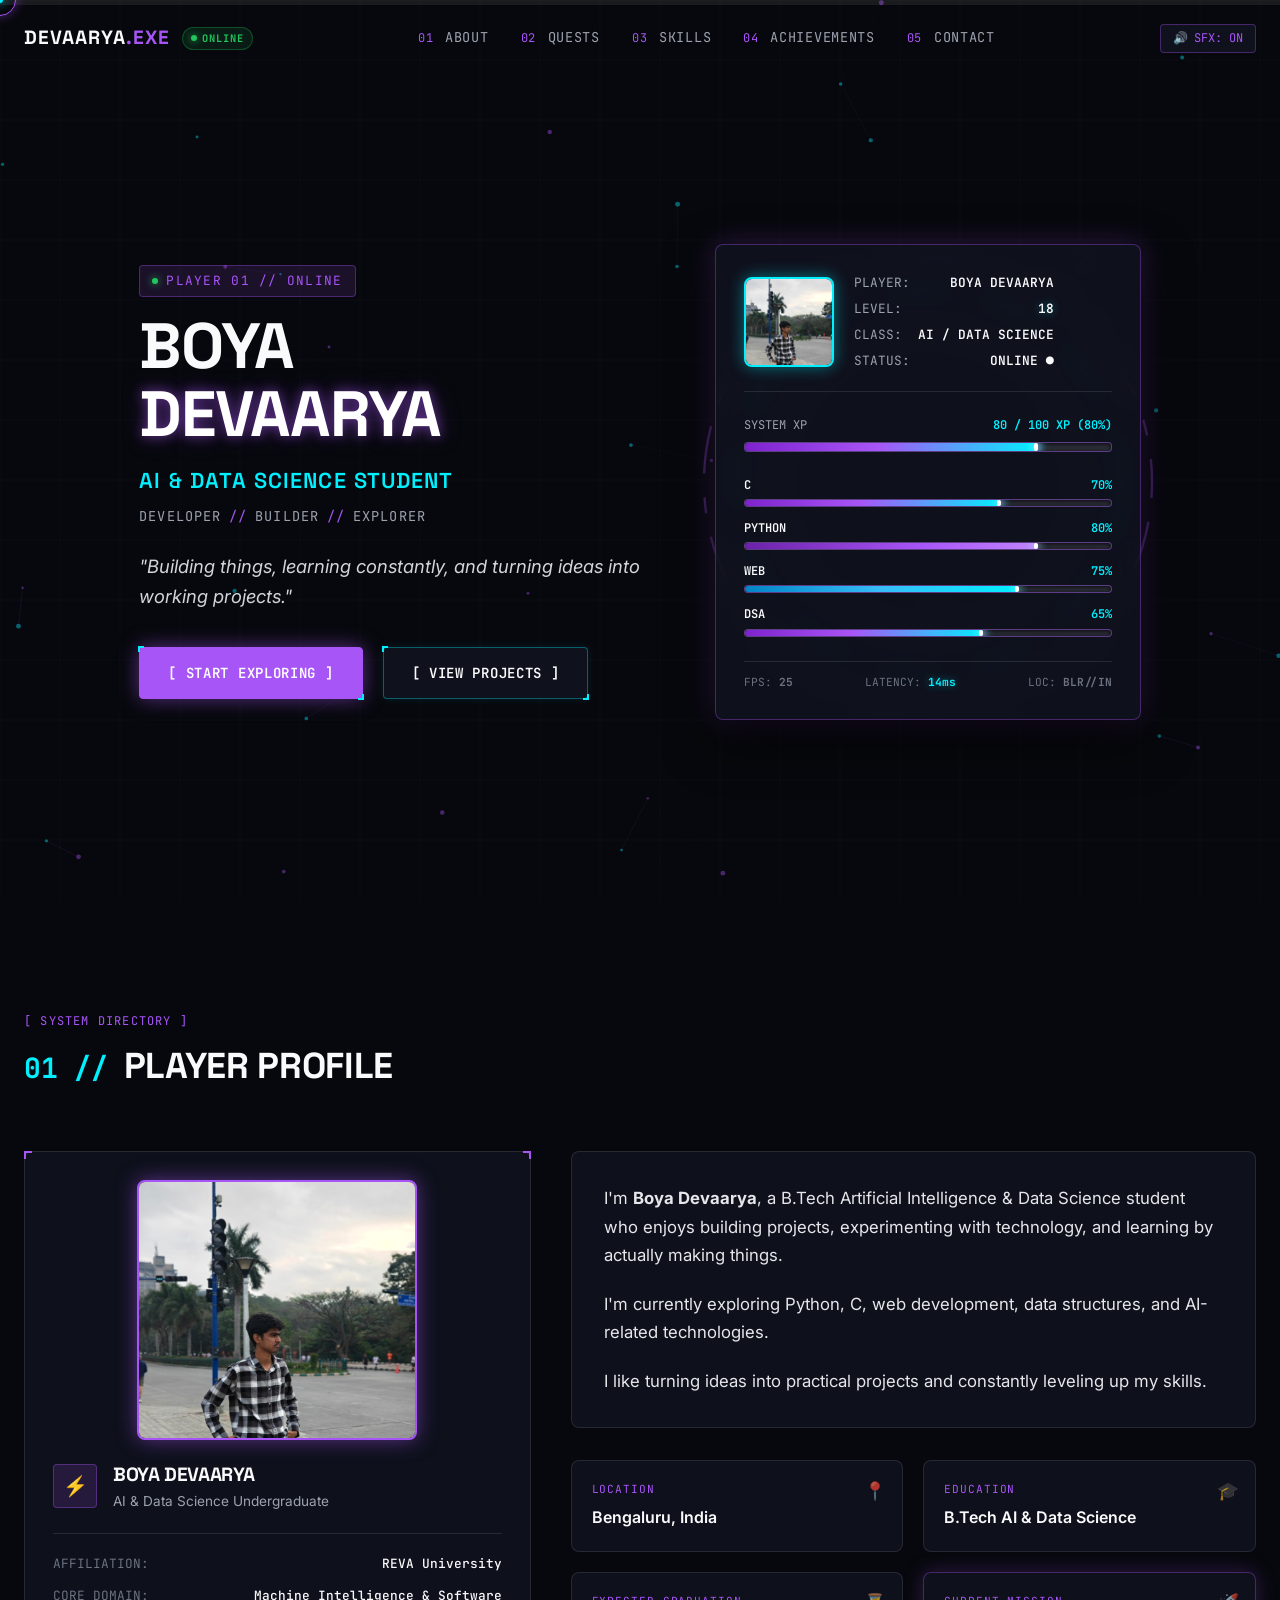
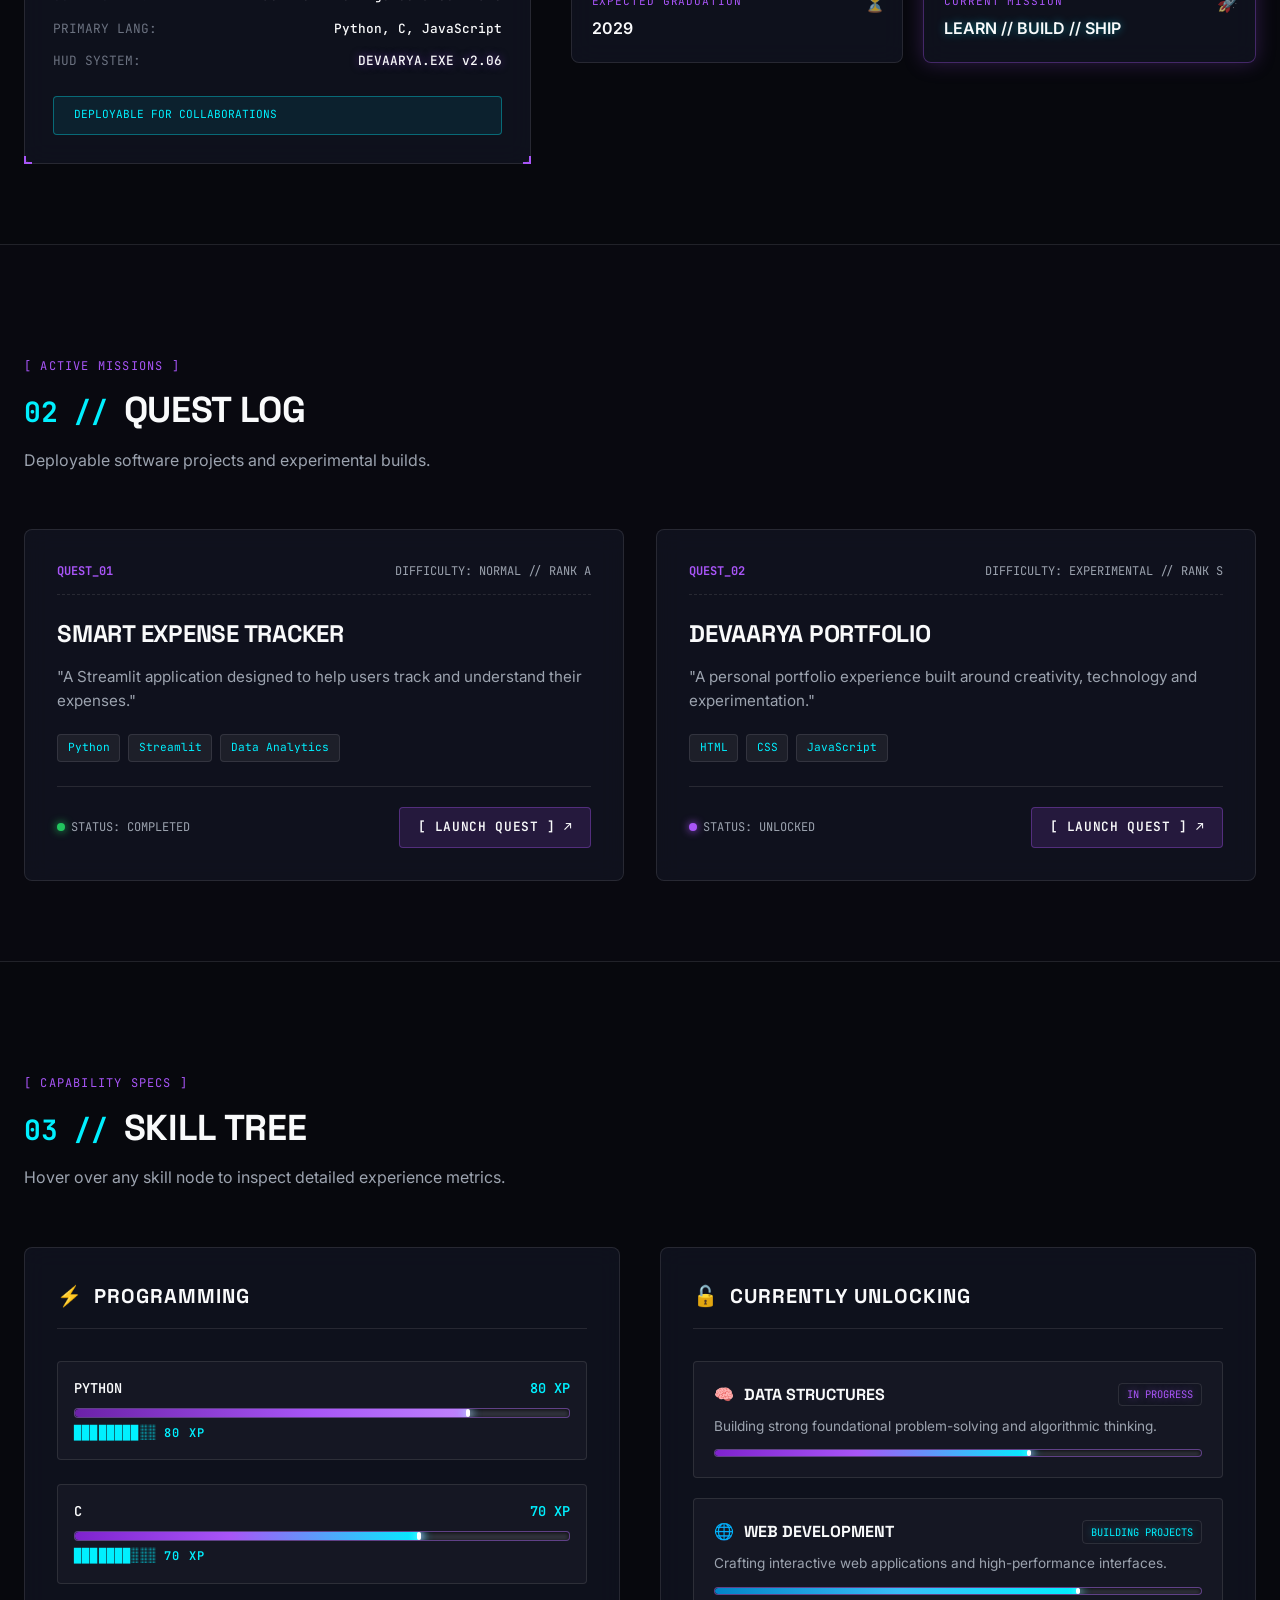
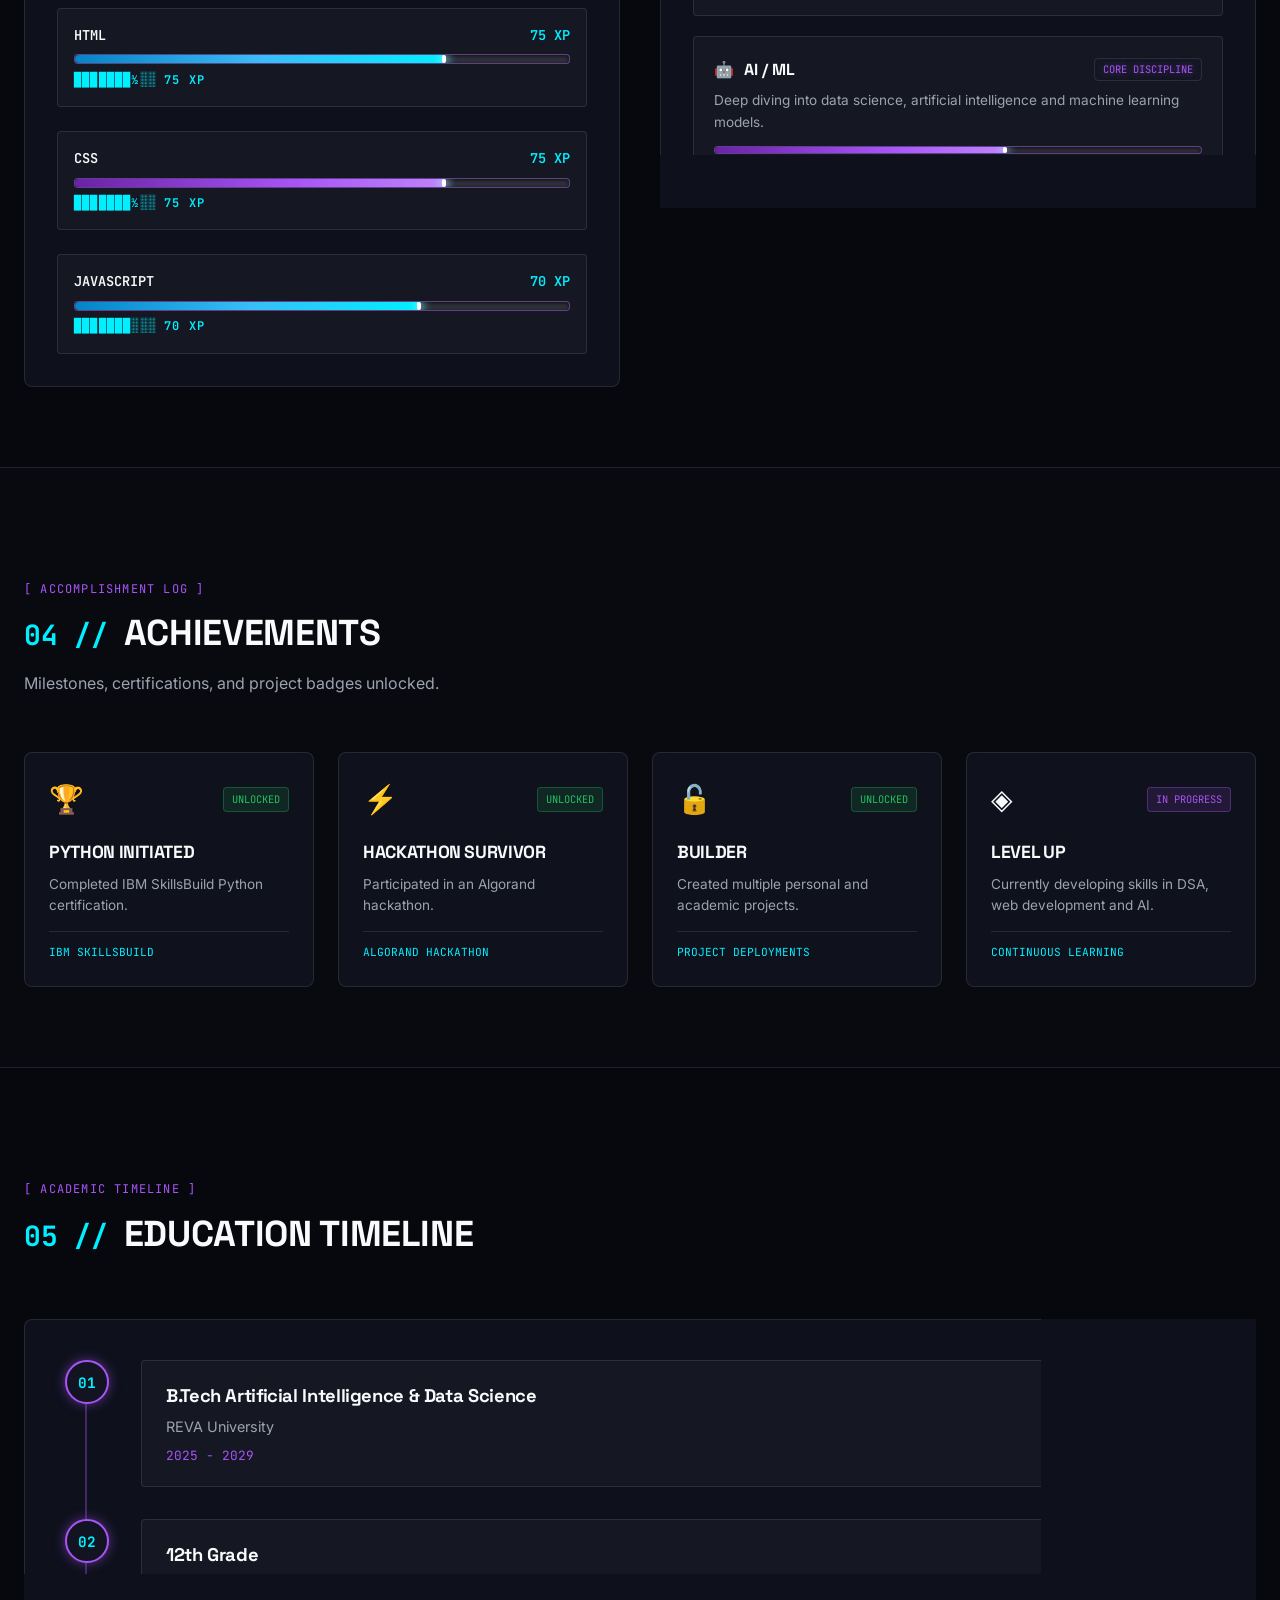
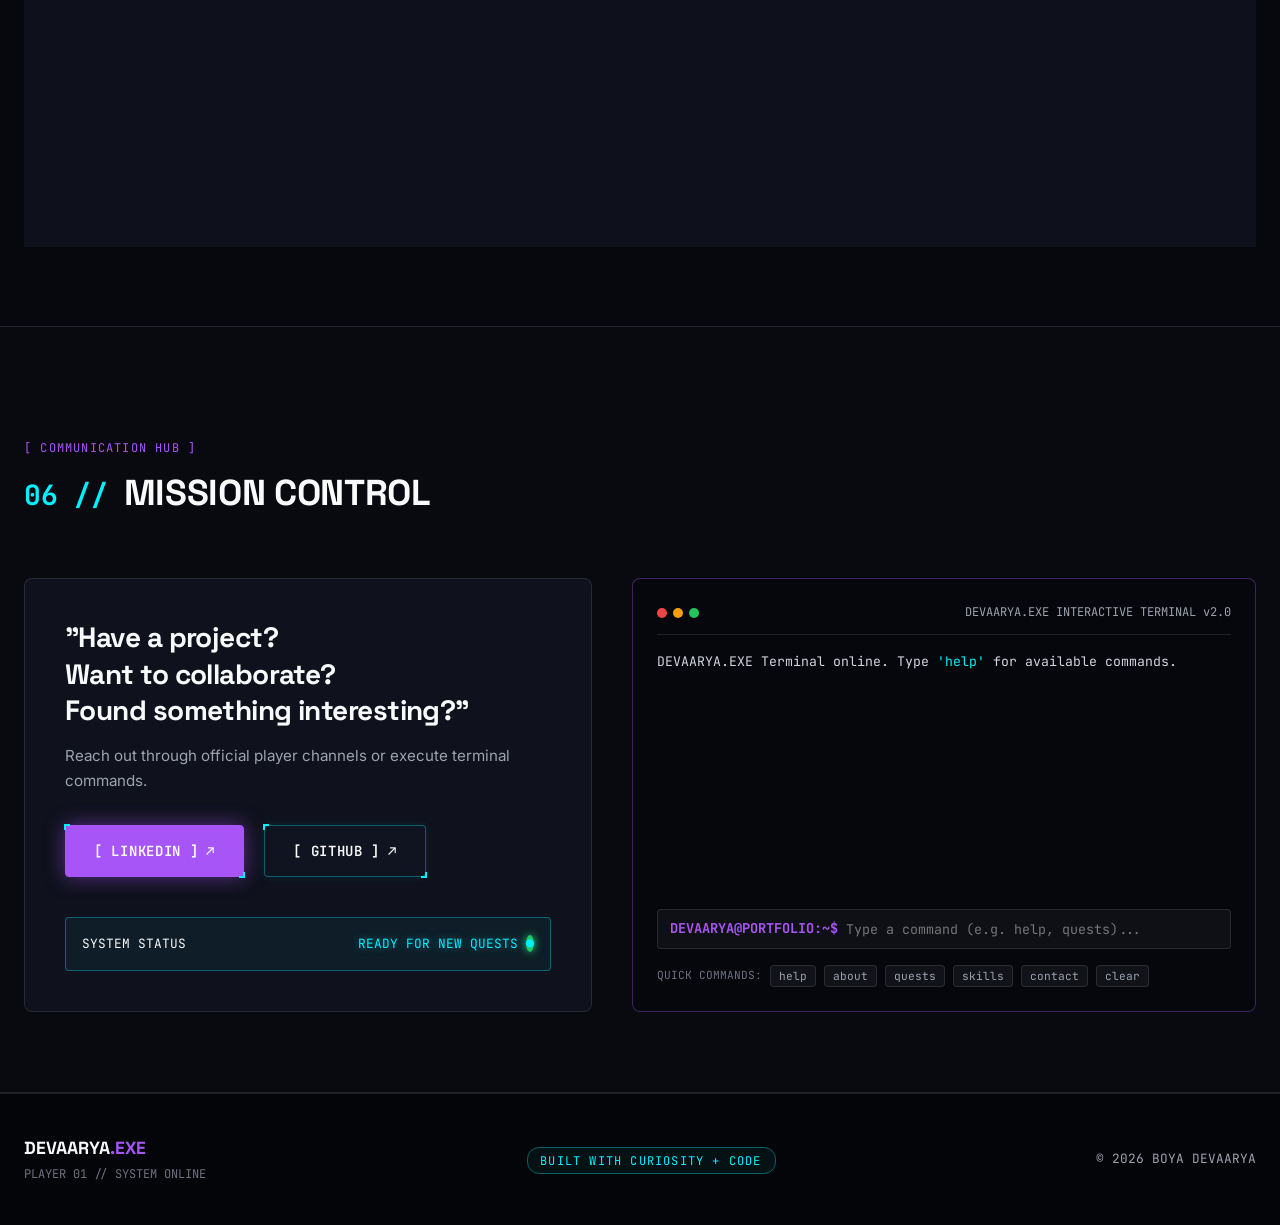
<file: index.html>
<!DOCTYPE html>
<html lang="en">
<head>
  <meta charset="UTF-8">
  <meta name="viewport" content="width=device-width, initial-scale=1.0">
  <title>DEVAARYA.EXE // Boya Devaarya - AI & Data Science Student</title>
  <meta name="description" content="Personal futuristic game interface portfolio of Boya Devaarya, a B.Tech Artificial Intelligence & Data Science student at REVA University.">
  <meta name="theme-color" content="#090a10">

  <!-- Open Graph -->
  <meta property="og:title" content="DEVAARYA.EXE // Boya Devaarya Portfolio">
  <meta property="og:description" content="AI & Data Science Student // Developer // Builder // Explorer">
  <meta property="og:type" content="website">

  <!-- Google Fonts -->
  <link rel="preconnect" href="https://fonts.googleapis.com">
  <link rel="preconnect" href="https://fonts.gstatic.com" crossorigin>
  <link href="https://fonts.googleapis.com/css2?family=Inter:wght@300;400;500;600;700&family=JetBrains+Mono:wght@400;500;600;700&family=Space+Grotesk:wght@400;500;600;700&display=swap" rel="stylesheet">

  <link rel="stylesheet" href="style.css">
</head>
<body>

  <!-- Background Interactive Grid Canvas -->
  <canvas id="bg-canvas"></canvas>

  <!-- Custom Cursor -->
  <div id="cursor-dot" class="cursor-dot"></div>
  <div id="cursor-ring" class="cursor-ring"></div>

  <!-- Boot Screen Loading Intro -->
  <div id="boot-screen" class="boot-screen">
    <div class="boot-container">
      <div class="boot-header">
        <span class="hud-tag">SYSTEM BOOT SEQUENCE v2.06</span>
        <span class="boot-clock" id="boot-clock">00:00:00</span>
      </div>
      <div class="boot-terminal" id="boot-terminal">
        <div class="boot-line">&gt; INITIALIZING DEVAARYA.EXE...</div>
      </div>
      <div class="boot-progress-bar">
        <div class="boot-progress-fill" id="boot-progress-fill"></div>
      </div>
      <div class="boot-footer">
        <button id="skip-boot-btn" class="btn-skip" title="Skip Intro">[ SKIP INTRO // ESC ]</button>
      </div>
    </div>
  </div>

  <!-- Scroll Progress / XP Bar -->
  <div class="scroll-xp-container">
    <div class="scroll-xp-label">XP PROGRESS</div>
    <div class="scroll-xp-track">
      <div id="scroll-xp-bar" class="scroll-xp-fill"></div>
    </div>
    <div id="scroll-xp-percent" class="scroll-xp-val">0%</div>
  </div>

  <!-- Header HUD Navbar -->
  <header id="hud-nav" class="hud-nav">
    <div class="nav-container">
      <a href="#hero" class="nav-logo">
        <span class="logo-text">DEVAARYA<span class="accent-ext">.EXE</span></span>
        <span class="status-indicator" title="System Online">
          <span class="status-dot"></span> ONLINE
        </span>
      </a>

      <nav class="nav-menu" id="nav-menu">
        <a href="#about" class="nav-link"><span class="nav-num">01</span> ABOUT</a>
        <a href="#quests" class="nav-link"><span class="nav-num">02</span> QUESTS</a>
        <a href="#skills" class="nav-link"><span class="nav-num">03</span> SKILLS</a>
        <a href="#achievements" class="nav-link"><span class="nav-num">04</span> ACHIEVEMENTS</a>
        <a href="#contact" class="nav-link"><span class="nav-num">05</span> CONTACT</a>
      </nav>

      <div class="nav-controls">
        <button id="sfx-toggle" class="sfx-btn" aria-label="Toggle Sound Effects" title="Toggle Sound FX">
          <span class="sfx-icon">🔊</span> <span class="sfx-text">SFX: ON</span>
        </button>
        <button id="mobile-toggle" class="mobile-toggle" aria-label="Toggle Menu">
          <span></span><span></span><span></span>
        </button>
      </div>
    </div>
  </header>

  <!-- Main Container -->
  <main id="main-content">

    <!-- HERO SECTION -->
    <section id="hero" class="hero-section">
      <div class="hero-bg-hud">
        <div class="hud-circle hud-circle-1"></div>
        <div class="hud-circle hud-circle-2"></div>
        <div class="hud-grid-overlay"></div>
      </div>

      <div class="section-container hero-grid">
        <!-- Hero Left Column -->
        <div class="hero-left">
          <div class="hud-sys-label">
            <span class="pulse-dot"></span> PLAYER 01 // ONLINE
          </div>
          <h1 class="hero-title">
            <span class="name-first">BOYA</span>
            <span class="name-last glow-text">DEVAARYA</span>
          </h1>
          <div class="hero-subheading">AI &amp; DATA SCIENCE STUDENT</div>
          <div class="hero-tags">
            <span class="tag-item">DEVELOPER</span>
            <span class="tag-sep">//</span>
            <span class="tag-item">BUILDER</span>
            <span class="tag-sep">//</span>
            <span class="tag-item">EXPLORER</span>
          </div>

          <p class="hero-description">
            "Building things, learning constantly, and turning ideas into working projects."
          </p>

          <div class="hero-actions">
            <a href="#about" class="btn btn-primary hud-btn">
              <span class="btn-corner tl"></span><span class="btn-corner br"></span>
              [ START EXPLORING ]
            </a>
            <a href="#quests" class="btn btn-outline hud-btn">
              <span class="btn-corner tl"></span><span class="btn-corner br"></span>
              [ VIEW PROJECTS ]
            </a>
          </div>
        </div>

        <!-- Hero Right Column: Player Profile / HUD Card -->
        <div class="hero-right">
          <div class="hud-card-wrapper">
            <!-- Rotating HUD Circle Decoration -->
            <div class="rotating-hud-ring">
              <svg viewBox="0 0 300 300" class="ring-svg">
                <circle cx="150" cy="150" r="140" stroke="rgba(168, 85, 247, 0.35)" stroke-width="1.5" fill="none" stroke-dasharray="10 15 30 15" />
                <circle cx="150" cy="150" r="120" stroke="rgba(0, 240, 255, 0.4)" stroke-width="1.5" fill="none" stroke-dasharray="40 20" />
                <circle cx="150" cy="150" r="95" stroke="rgba(168, 85, 247, 0.25)" stroke-width="1" fill="none" />
              </svg>
            </div>

            <div class="hud-card glass-panel">
              <div class="hud-card-header">
                <div class="avatar-box">
                  <img src="assets/avatar.jpg" alt="Boya Devaarya Profile Avatar" class="avatar-img">
                  <span class="avatar-glow"></span>
                  <div class="avatar-hud-reticle"></div>
                </div>
                <div class="player-info">
                  <div class="info-row">
                    <span class="label">PLAYER:</span>
                    <span class="val name">BOYA DEVAARYA</span>
                  </div>
                  <div class="info-row">
                    <span class="label">LEVEL:</span>
                    <span class="val level glow-cyan">18</span>
                  </div>
                  <div class="info-row">
                    <span class="label">CLASS:</span>
                    <span class="val class-name">AI / DATA SCIENCE</span>
                  </div>
                  <div class="info-row">
                    <span class="label">STATUS:</span>
                    <span class="val status-online">ONLINE <span class="dot">●</span></span>
                  </div>
                </div>
              </div>

              <!-- Overall XP Bar -->
              <div class="player-xp-block">
                <div class="xp-header">
                  <span>SYSTEM XP</span>
                  <span class="xp-ratio">80 / 100 XP (80%)</span>
                </div>
                <div class="xp-track">
                  <div class="xp-fill" data-progress="80%" style="width: 80%;"></div>
                </div>
              </div>

              <!-- Sub Stats Grid -->
              <div class="hud-sub-stats">
                <div class="stat-row">
                  <div class="stat-meta">
                    <span class="stat-name">C</span>
                    <span class="stat-val">70%</span>
                  </div>
                  <div class="mini-bar-track">
                    <div class="mini-bar-fill" data-progress="70%" style="width: 70%;"></div>
                  </div>
                </div>

                <div class="stat-row">
                  <div class="stat-meta">
                    <span class="stat-name">PYTHON</span>
                    <span class="stat-val">80%</span>
                  </div>
                  <div class="mini-bar-track">
                    <div class="mini-bar-fill accent-purple" data-progress="80%" style="width: 80%;"></div>
                  </div>
                </div>

                <div class="stat-row">
                  <div class="stat-meta">
                    <span class="stat-name">WEB</span>
                    <span class="stat-val">75%</span>
                  </div>
                  <div class="mini-bar-track">
                    <div class="mini-bar-fill accent-cyan" data-progress="75%" style="width: 75%;"></div>
                  </div>
                </div>

                <div class="stat-row">
                  <div class="stat-meta">
                    <span class="stat-name">DSA</span>
                    <span class="stat-val">65%</span>
                  </div>
                  <div class="mini-bar-track">
                    <div class="mini-bar-fill" data-progress="65%" style="width: 65%;"></div>
                  </div>
                </div>
              </div>

              <!-- HUD Footer Stats -->
              <div class="hud-card-footer">
                <span>FPS: <strong id="fps-counter">60</strong></span>
                <span>LATENCY: <strong class="glow-cyan">14ms</strong></span>
                <span>LOC: <strong>BLR//IN</strong></span>
              </div>
            </div>
          </div>
        </div>
      </div>
    </section>

    <!-- 01 // ABOUT SECTION -->
    <section id="about" class="section-padding">
      <div class="section-container">
        <div class="section-header">
          <div class="section-tag">[ SYSTEM DIRECTORY ]</div>
          <h2 class="section-title"><span class="title-num">01 //</span> PLAYER PROFILE</h2>
        </div>

        <div class="about-grid">
          <!-- Profile Card -->
          <div class="about-card-col">
            <div class="profile-spec-card glass-panel">
              <div class="card-hud-corners">
                <span class="c-tl"></span><span class="c-tr"></span><span class="c-bl"></span><span class="c-br"></span>
              </div>

              <div class="about-avatar-wrapper">
                <div class="about-avatar-box">
                  <img src="assets/avatar.jpg" alt="Boya Devaarya Full Portrait" class="about-avatar-img">
                </div>
              </div>

              <div class="profile-card-header">
                <div class="badge-icon">⚡</div>
                <div>
                  <h3 class="profile-card-name">BOYA DEVAARYA</h3>
                  <p class="profile-card-sub">AI &amp; Data Science Undergraduate</p>
                </div>
              </div>
              <div class="spec-divider"></div>
              <ul class="spec-list">
                <li><span class="spec-label">AFFILIATION:</span> <span class="spec-val">REVA University</span></li>
                <li><span class="spec-label">CORE DOMAIN:</span> <span class="spec-val">Machine Intelligence &amp; Software</span></li>
                <li><span class="spec-label">PRIMARY LANG:</span> <span class="spec-val">Python, C, JavaScript</span></li>
                <li><span class="spec-label">HUD SYSTEM:</span> <span class="spec-val glow-purple">DEVAARYA.EXE v2.06</span></li>
              </ul>
              <div class="card-status-banner">
                <span class="pulse-indicator"></span> DEPLOYABLE FOR COLLABORATIONS
              </div>
            </div>
          </div>

          <!-- About Text Content & Metadata -->
          <div class="about-content-col">
            <div class="about-text-box glass-panel">
              <p class="about-paragraph">
                I'm <strong>Boya Devaarya</strong>, a B.Tech Artificial Intelligence &amp; Data Science student who enjoys building projects, experimenting with technology, and learning by actually making things.
              </p>
              <p class="about-paragraph">
                I'm currently exploring Python, C, web development, data structures, and AI-related technologies.
              </p>
              <p class="about-paragraph">
                I like turning ideas into practical projects and constantly leveling up my skills.
              </p>
            </div>

            <!-- 4 Metadata Cards Grid -->
            <div class="metadata-grid">
              <div class="meta-card glass-panel">
                <div class="meta-label">LOCATION</div>
                <div class="meta-val">Bengaluru, India</div>
                <div class="meta-icon">📍</div>
              </div>

              <div class="meta-card glass-panel">
                <div class="meta-label">EDUCATION</div>
                <div class="meta-val">B.Tech AI &amp; Data Science</div>
                <div class="meta-icon">🎓</div>
              </div>

              <div class="meta-card glass-panel">
                <div class="meta-label">EXPECTED GRADUATION</div>
                <div class="meta-val">2029</div>
                <div class="meta-icon">⏳</div>
              </div>

              <div class="meta-card glass-panel glow-border-purple">
                <div class="meta-label">CURRENT MISSION</div>
                <div class="meta-val glow-cyan">LEARN // BUILD // SHIP</div>
                <div class="meta-icon">🚀</div>
              </div>
            </div>
          </div>
        </div>
      </div>
    </section>

    <!-- 02 // QUEST LOG (PROJECTS) -->
    <section id="quests" class="section-padding bg-alt">
      <div class="section-container">
        <div class="section-header">
          <div class="section-tag">[ ACTIVE MISSIONS ]</div>
          <h2 class="section-title"><span class="title-num">02 //</span> QUEST LOG</h2>
          <p class="section-sub">Deployable software projects and experimental builds.</p>
        </div>

        <div class="quests-grid">
          <!-- QUEST 01 -->
          <div class="quest-card glass-panel" data-quest-id="01">
            <div class="quest-hud-top">
              <span class="quest-id">QUEST_01</span>
              <span class="quest-rank">DIFFICULTY: NORMAL // RANK A</span>
            </div>

            <div class="quest-body">
              <h3 class="quest-title">SMART EXPENSE TRACKER</h3>
              <p class="quest-desc">
                "A Streamlit application designed to help users track and understand their expenses."
              </p>

              <div class="quest-tech-stack">
                <span class="tech-tag">Python</span>
                <span class="tech-tag">Streamlit</span>
                <span class="tech-tag">Data Analytics</span>
              </div>
            </div>

            <div class="quest-hud-bottom">
              <div class="quest-status">
                <span class="status-dot-green"></span> STATUS: COMPLETED
              </div>
              <a href="https://smart-expense-tracker-eczamosartqmer5cvrwwcq.streamlit.app/" target="_blank" rel="noopener noreferrer" class="btn btn-quest">
                [ LAUNCH QUEST ] <span class="btn-arrow">↗</span>
              </a>
            </div>
          </div>

          <!-- QUEST 02 -->
          <div class="quest-card glass-panel" data-quest-id="02">
            <div class="quest-hud-top">
              <span class="quest-id">QUEST_02</span>
              <span class="quest-rank">DIFFICULTY: EXPERIMENTAL // RANK S</span>
            </div>

            <div class="quest-body">
              <h3 class="quest-title">DEVAARYA PORTFOLIO</h3>
              <p class="quest-desc">
                "A personal portfolio experience built around creativity, technology and experimentation."
              </p>

              <div class="quest-tech-stack">
                <span class="tech-tag">HTML</span>
                <span class="tech-tag">CSS</span>
                <span class="tech-tag">JavaScript</span>
              </div>
            </div>

            <div class="quest-hud-bottom">
              <div class="quest-status">
                <span class="status-dot-purple"></span> STATUS: UNLOCKED
              </div>
              <a href="https://huggingface.co/spaces/Devaarya/devaarya-portfolio-anime-theme" target="_blank" rel="noopener noreferrer" class="btn btn-quest">
                [ LAUNCH QUEST ] <span class="btn-arrow">↗</span>
              </a>
            </div>
          </div>
        </div>
      </div>
    </section>

    <!-- 03 // SKILL TREE -->
    <section id="skills" class="section-padding">
      <div class="section-container">
        <div class="section-header">
          <div class="section-tag">[ CAPABILITY SPECS ]</div>
          <h2 class="section-title"><span class="title-num">03 //</span> SKILL TREE</h2>
          <p class="section-sub">Hover over any skill node to inspect detailed experience metrics.</p>
        </div>

        <div class="skill-tree-grid">
          <!-- Programming Category -->
          <div class="skill-branch glass-panel">
            <div class="branch-header">
              <span class="branch-icon">⚡</span>
              <h3 class="branch-title">PROGRAMMING</h3>
            </div>

            <div class="skill-nodes-list">
              <!-- Python -->
              <div class="skill-node" data-skill="PYTHON" data-xp="80" data-level="Level 80" data-projects="Smart Expense Tracker, Automation" data-status="Active Mastery">
                <div class="skill-info">
                  <span class="skill-name">PYTHON</span>
                  <span class="skill-xp">80 XP</span>
                </div>
                <div class="skill-bar-track">
                  <div class="skill-bar-fill accent-purple" data-progress="80%" style="width: 80%;"></div>
                </div>
                <div class="skill-ascii-bar">████████░░ 80 XP</div>
              </div>

              <!-- C -->
              <div class="skill-node" data-skill="C" data-xp="70" data-level="Level 70" data-projects="Academic Labs, Low-level Concepts" data-status="Active Study">
                <div class="skill-info">
                  <span class="skill-name">C</span>
                  <span class="skill-xp">70 XP</span>
                </div>
                <div class="skill-bar-track">
                  <div class="skill-bar-fill" data-progress="70%" style="width: 70%;"></div>
                </div>
                <div class="skill-ascii-bar">███████░░░ 70 XP</div>
              </div>

              <!-- HTML -->
              <div class="skill-node" data-skill="HTML" data-xp="75" data-level="Level 75" data-projects="Web Portfolios, UI Apps" data-status="Solid Proficiency">
                <div class="skill-info">
                  <span class="skill-name">HTML</span>
                  <span class="skill-xp">75 XP</span>
                </div>
                <div class="skill-bar-track">
                  <div class="skill-bar-fill accent-cyan" data-progress="75%" style="width: 75%;"></div>
                </div>
                <div class="skill-ascii-bar">███████½░░ 75 XP</div>
              </div>

              <!-- CSS -->
              <div class="skill-node" data-skill="CSS" data-xp="75" data-level="Level 75" data-projects="DEVAARYA.EXE HUD, Animations" data-status="Solid Proficiency">
                <div class="skill-info">
                  <span class="skill-name">CSS</span>
                  <span class="skill-xp">75 XP</span>
                </div>
                <div class="skill-bar-track">
                  <div class="skill-bar-fill accent-purple" data-progress="75%" style="width: 75%;"></div>
                </div>
                <div class="skill-ascii-bar">███████½░░ 75 XP</div>
              </div>

              <!-- JavaScript -->
              <div class="skill-node" data-skill="JAVASCRIPT" data-xp="70" data-level="Level 70" data-projects="Interactive HUD, Canvas Logic" data-status="Active Mastery">
                <div class="skill-info">
                  <span class="skill-name">JAVASCRIPT</span>
                  <span class="skill-xp">70 XP</span>
                </div>
                <div class="skill-bar-track">
                  <div class="skill-bar-fill accent-cyan" data-progress="70%" style="width: 70%;"></div>
                </div>
                <div class="skill-ascii-bar">███████░░░ 70 XP</div>
              </div>
            </div>
          </div>

          <!-- Currently Unlocking Category -->
          <div class="skill-branch glass-panel">
            <div class="branch-header">
              <span class="branch-icon">🔓</span>
              <h3 class="branch-title">CURRENTLY UNLOCKING</h3>
            </div>

            <div class="unlock-nodes-list">
              <!-- DSA -->
              <div class="unlock-node glass-panel-sub" data-skill="DATA STRUCTURES" data-status="In Progress // Leveling Up" data-details="Algorithmic optimization, arrays, linked lists, trees &amp; recursion.">
                <div class="unlock-header">
                  <span class="unlock-icon">🧠</span>
                  <span class="unlock-name">DATA STRUCTURES</span>
                  <span class="unlock-tag glow-purple">IN PROGRESS</span>
                </div>
                <p class="unlock-desc">Building strong foundational problem-solving and algorithmic thinking.</p>
                <div class="unlock-progress-line">
                  <div class="unlock-fill" data-progress="65%" style="width: 65%;"></div>
                </div>
              </div>

              <!-- WEB DEVELOPMENT -->
              <div class="unlock-node glass-panel-sub" data-skill="WEB DEVELOPMENT" data-status="In Progress // Building Projects" data-details="Modern frontend architectures, responsive UI, component workflows.">
                <div class="unlock-header">
                  <span class="unlock-icon">🌐</span>
                  <span class="unlock-name">WEB DEVELOPMENT</span>
                  <span class="unlock-tag glow-cyan">BUILDING PROJECTS</span>
                </div>
                <p class="unlock-desc">Crafting interactive web applications and high-performance interfaces.</p>
                <div class="unlock-progress-line">
                  <div class="unlock-fill accent-cyan" data-progress="75%" style="width: 75%;"></div>
                </div>
              </div>

              <!-- AI / ML -->
              <div class="unlock-node glass-panel-sub" data-skill="AI / ML" data-status="In Progress // Core Discipline" data-details="Machine intelligence, data modeling, neural concepts &amp; Python AI tools.">
                <div class="unlock-header">
                  <span class="unlock-icon">🤖</span>
                  <span class="unlock-name">AI / ML</span>
                  <span class="unlock-tag glow-purple">CORE DISCIPLINE</span>
                </div>
                <p class="unlock-desc">Deep diving into data science, artificial intelligence and machine learning models.</p>
                <div class="unlock-progress-line">
                  <div class="unlock-fill accent-purple" data-progress="60%" style="width: 60%;"></div>
                </div>
              </div>
            </div>
          </div>
        </div>

        <!-- Dynamic Tooltip Container -->
        <div id="skill-tooltip" class="skill-tooltip hidden">
          <div id="tooltip-title" class="tooltip-title">SKILL NAME</div>
          <div id="tooltip-level" class="tooltip-line">LEVEL: --</div>
          <div id="tooltip-projects" class="tooltip-line">PROJECTS: --</div>
          <div id="tooltip-status" class="tooltip-line">STATUS: --</div>
        </div>
      </div>
    </section>

    <!-- 04 // ACHIEVEMENTS -->
    <section id="achievements" class="section-padding bg-alt">
      <div class="section-container">
        <div class="section-header">
          <div class="section-tag">[ ACCOMPLISHMENT LOG ]</div>
          <h2 class="section-title"><span class="title-num">04 //</span> ACHIEVEMENTS</h2>
          <p class="section-sub">Milestones, certifications, and project badges unlocked.</p>
        </div>

        <div class="achievements-grid">
          <!-- Achievement 1 -->
          <div class="achievement-card glass-panel">
            <div class="achievement-header">
              <div class="achievement-icon">🏆</div>
              <span class="badge-status unlocked">UNLOCKED</span>
            </div>
            <h3 class="achievement-title">PYTHON INITIATED</h3>
            <p class="achievement-desc">Completed IBM SkillsBuild Python certification.</p>
            <div class="achievement-footer">
              <span class="achieve-tag">IBM SKILLSBUILD</span>
            </div>
          </div>

          <!-- Achievement 2 -->
          <div class="achievement-card glass-panel">
            <div class="achievement-header">
              <div class="achievement-icon">⚡</div>
              <span class="badge-status unlocked">UNLOCKED</span>
            </div>
            <h3 class="achievement-title">HACKATHON SURVIVOR</h3>
            <p class="achievement-desc">Participated in an Algorand hackathon.</p>
            <div class="achievement-footer">
              <span class="achieve-tag">ALGORAND HACKATHON</span>
            </div>
          </div>

          <!-- Achievement 3 -->
          <div class="achievement-card glass-panel">
            <div class="achievement-header">
              <div class="achievement-icon">🔓</div>
              <span class="badge-status unlocked">UNLOCKED</span>
            </div>
            <h3 class="achievement-title">BUILDER</h3>
            <p class="achievement-desc">Created multiple personal and academic projects.</p>
            <div class="achievement-footer">
              <span class="achieve-tag">PROJECT DEPLOYMENTS</span>
            </div>
          </div>

          <!-- Achievement 4 -->
          <div class="achievement-card glass-panel">
            <div class="achievement-header">
              <div class="achievement-icon">◈</div>
              <span class="badge-status active">IN PROGRESS</span>
            </div>
            <h3 class="achievement-title">LEVEL UP</h3>
            <p class="achievement-desc">Currently developing skills in DSA, web development and AI.</p>
            <div class="achievement-footer">
              <span class="achieve-tag">CONTINUOUS LEARNING</span>
            </div>
          </div>
        </div>
      </div>
    </section>

    <!-- MISSION TIMELINE // EDUCATION -->
    <section id="education" class="section-padding">
      <div class="section-container">
        <div class="section-header">
          <div class="section-tag">[ ACADEMIC TIMELINE ]</div>
          <h2 class="section-title"><span class="title-num">05 //</span> EDUCATION TIMELINE</h2>
        </div>

        <div class="timeline-wrapper glass-panel">
          <div class="timeline-item">
            <div class="timeline-num">01</div>
            <div class="timeline-content">
              <h3 class="edu-degree">B.Tech Artificial Intelligence &amp; Data Science</h3>
              <div class="edu-inst">REVA University</div>
              <div class="edu-period">2025 - 2029</div>
            </div>
          </div>

          <div class="timeline-item">
            <div class="timeline-num">02</div>
            <div class="timeline-content">
              <h3 class="edu-degree">12th Grade</h3>
              <div class="edu-inst">Higher Secondary Education</div>
              <div class="edu-score glow-cyan">SCORE: 93.4%</div>
            </div>
          </div>

          <div class="timeline-item">
            <div class="timeline-num">03</div>
            <div class="timeline-content">
              <h3 class="edu-degree">10th Grade</h3>
              <div class="edu-inst">Secondary School Certification</div>
              <div class="edu-score">SCORE: 75%</div>
            </div>
          </div>
        </div>
      </div>
    </section>

    <!-- 05 // MISSION CONTROL (CONTACT + TERMINAL) -->
    <section id="contact" class="section-padding bg-alt">
      <div class="section-container">
        <div class="section-header">
          <div class="section-tag">[ COMMUNICATION HUB ]</div>
          <h2 class="section-title"><span class="title-num">06 //</span> MISSION CONTROL</h2>
        </div>

        <div class="contact-grid">
          <!-- Left Column: Contact Actions -->
          <div class="contact-card glass-panel">
            <h3 class="contact-headline">
              "Have a project?<br>Want to collaborate?<br>Found something interesting?"
            </h3>

            <p class="contact-subtext">
              Reach out through official player channels or execute terminal commands.
            </p>

            <div class="contact-buttons">
              <a href="https://www.linkedin.com/in/boya-devaarya-8412a6364/" target="_blank" rel="noopener noreferrer" class="btn btn-primary hud-btn">
                <span class="btn-corner tl"></span><span class="btn-corner br"></span>
                [ LINKEDIN ] <span class="btn-icon">↗</span>
              </a>

              <a href="https://github.com/BoyaDevaarya" target="_blank" rel="noopener noreferrer" class="btn btn-outline hud-btn">
                <span class="btn-corner tl"></span><span class="btn-corner br"></span>
                [ GITHUB ] <span class="btn-icon">↗</span>
              </a>
            </div>

            <div class="system-status-box">
              <span class="label">SYSTEM STATUS</span>
              <span class="val glow-cyan">READY FOR NEW QUESTS <span class="pulse-dot">●</span></span>
            </div>
          </div>

          <!-- Right Column: Interactive Command Terminal -->
          <div class="terminal-card glass-panel">
            <div class="terminal-header">
              <div class="terminal-dots">
                <span class="dot red"></span>
                <span class="dot yellow"></span>
                <span class="dot green"></span>
              </div>
              <div class="terminal-title">DEVAARYA.EXE INTERACTIVE TERMINAL v2.0</div>
            </div>

            <div class="terminal-screen" id="terminal-screen">
              <div class="term-line output">DEVAARYA.EXE Terminal online. Type <span class="term-cmd">'help'</span> for available commands.</div>
            </div>

            <div class="terminal-input-row">
              <span class="term-prompt">DEVAARYA@PORTFOLIO:~$</span>
              <input type="text" id="terminal-input" class="term-input" placeholder="Type a command (e.g. help, quests)..." autocomplete="off" spellcheck="false">
            </div>

            <div class="terminal-quick-cmds">
              <span class="quick-label">QUICK COMMANDS:</span>
              <button class="quick-cmd-btn" data-cmd="help">help</button>
              <button class="quick-cmd-btn" data-cmd="about">about</button>
              <button class="quick-cmd-btn" data-cmd="quests">quests</button>
              <button class="quick-cmd-btn" data-cmd="skills">skills</button>
              <button class="quick-cmd-btn" data-cmd="contact">contact</button>
              <button class="quick-cmd-btn" data-cmd="clear">clear</button>
            </div>
          </div>
        </div>
      </div>
    </section>

  </main>

  <!-- FOOTER -->
  <footer class="hud-footer">
    <div class="section-container footer-flex">
      <div class="footer-left">
        <div class="footer-logo">DEVAARYA<span class="accent-ext">.EXE</span></div>
        <div class="footer-sys">PLAYER 01 // SYSTEM ONLINE</div>
      </div>

      <div class="footer-center">
        <span class="built-tag">BUILT WITH CURIOSITY + CODE</span>
      </div>

      <div class="footer-right">
        <div class="copyright">© 2026 BOYA DEVAARYA</div>
      </div>
    </div>
  </footer>

  <!-- Secret Mode Konami Modal -->
  <div id="secret-modal" class="hud-modal hidden">
    <div class="modal-content glass-panel glow-border-purple">
      <div class="modal-header">
        <span class="modal-tag">*** GODMODE UNLOCKED ***</span>
        <button id="close-modal-btn" class="modal-close-btn">&times;</button>
      </div>
      <div class="modal-body text-center">
        <div class="secret-icon">⚡</div>
        <h2 class="secret-title">SECRET MODE ACTIVATED!</h2>
        <p class="secret-message">PLAYER LEVEL +1 // OVERDRIVE METRICS ENGAGED</p>
        <div class="secret-stats">
          <div>SPECIAL ITEM: <strong>KONAMI CODE BADGE 🏅</strong></div>
          <div>STATUS: <strong>MAXIMUM POWER</strong></div>
        </div>
      </div>
      <div class="modal-footer">
        <button id="secret-ok-btn" class="btn btn-primary hud-btn">[ CONTINUE QUEST ]</button>
      </div>
    </div>
  </div>

  <script src="script.js"></script>
</body>
</html>
</file>
<file: style.css>
/* ==========================================================================
   DEVAARYA.EXE // FUTURISTIC HUD DEVELOPER PORTFOLIO STYLESHEET
   Author: Boya Devaarya
   Theme: AAA Game Interface x Minimal Futuristic Developer Portfolio
   ========================================================================== */

/* --------------------------------------------------------------------------
   0. DESIGN SYSTEM & CSS VARIABLES
   -------------------------------------------------------------------------- */
:root {
  /* Color Palette */
  --bg-dark: #07080d;
  --bg-dark-alt: #0b0c14;
  --surface-charcoal: #121422;
  --surface-charcoal-sub: #171a2e;
  --surface-hover: #1c1f37;
  
  /* Accents */
  --accent-purple: #a855f7;
  --accent-purple-glow: rgba(168, 85, 247, 0.5);
  --accent-purple-dark: #7e22ce;
  --accent-cyan: #00f0ff;
  --accent-cyan-glow: rgba(0, 240, 255, 0.45);
  --accent-blue: #38bdf8;

  /* Status Colors */
  --status-online: #22c55e;
  --status-warning: #f59e0b;
  
  /* Text Colors */
  --text-main: #f9fafb;
  --text-muted: #9ca3af;
  --text-dim: #6b7280;

  /* Borders & Glass */
  --border-subtle: rgba(255, 255, 255, 0.1);
  --border-hud: rgba(168, 85, 247, 0.35);
  --border-hud-cyan: rgba(0, 240, 255, 0.35);
  --glass-bg: rgba(18, 20, 34, 0.75);
  --glass-bg-hover: rgba(23, 26, 46, 0.9);

  /* Fonts */
  --font-heading: 'Space Grotesk', -apple-system, BlinkMacSystemFont, sans-serif;
  --font-body: 'Inter', -apple-system, BlinkMacSystemFont, sans-serif;
  --font-mono: 'JetBrains Mono', monospace;

  /* Spacing & Transitions */
  --transition-fast: 0.15s cubic-bezier(0.4, 0, 0.2, 1);
  --transition-normal: 0.3s cubic-bezier(0.4, 0, 0.2, 1);
  --transition-slow: 0.5s cubic-bezier(0.4, 0, 0.2, 1);
  --radius-sm: 4px;
  --radius-md: 8px;
  --radius-lg: 12px;
}

/* --------------------------------------------------------------------------
   1. RESET & BASE STYLES
   -------------------------------------------------------------------------- */
*, *::before, *::after {
  box-sizing: border-box;
  margin: 0;
  padding: 0;
}

html {
  scroll-behavior: smooth;
  font-size: 16px;
  color-scheme: dark;
}

body {
  background-color: var(--bg-dark);
  color: var(--text-main);
  font-family: var(--font-body);
  line-height: 1.6;
  overflow-x: hidden;
  position: relative;
  min-height: 100vh;
  -webkit-font-smoothing: antialiased;
}

/* Custom Scrollbar */
::-webkit-scrollbar {
  width: 8px;
}
::-webkit-scrollbar-track {
  background: var(--bg-dark);
}
::-webkit-scrollbar-thumb {
  background: rgba(168, 85, 247, 0.5);
  border-radius: 4px;
}
::-webkit-scrollbar-thumb:hover {
  background: var(--accent-purple);
}

/* Typography Helpers */
h1, h2, h3, h4, h5, h6 {
  font-family: var(--font-heading);
  color: var(--text-main);
  font-weight: 700;
  letter-spacing: -0.02em;
}

p {
  color: var(--text-muted);
}

a {
  color: inherit;
  text-decoration: none;
  transition: var(--transition-normal);
}

button, input {
  font-family: inherit;
}

/* Neon & Text Utility Glows */
.glow-text {
  color: #fff;
  text-shadow: 0 0 12px var(--accent-purple-glow), 0 0 24px rgba(168, 85, 247, 0.3);
}
.glow-purple {
  color: var(--accent-purple);
  text-shadow: 0 0 8px var(--accent-purple-glow);
}
.glow-cyan {
  color: var(--accent-cyan);
  text-shadow: 0 0 8px var(--accent-cyan-glow);
}

/* Canvas Background */
#bg-canvas {
  position: fixed;
  top: 0;
  left: 0;
  width: 100vw;
  height: 100vh;
  z-index: 0;
  pointer-events: none;
}

/* Custom Cursor (Desktop) */
@media (pointer: fine) {
  body {
    cursor: none;
  }
  a, button, input, .skill-node, .quest-card {
    cursor: none;
  }
}

.cursor-dot {
  position: fixed;
  top: 0;
  left: 0;
  width: 6px;
  height: 6px;
  background: var(--accent-cyan);
  border-radius: 50%;
  pointer-events: none;
  z-index: 99999;
  transform: translate(-50%, -50%);
  box-shadow: 0 0 10px var(--accent-cyan);
  transition: opacity 0.2s ease;
}

.cursor-ring {
  position: fixed;
  top: 0;
  left: 0;
  width: 32px;
  height: 32px;
  border: 1px solid var(--accent-purple);
  border-radius: 50%;
  pointer-events: none;
  z-index: 99998;
  transform: translate(-50%, -50%);
  transition: width 0.15s ease, height 0.15s ease, border-color 0.2s ease;
  box-shadow: 0 0 12px rgba(168, 85, 247, 0.4);
}

.cursor-ring.active {
  width: 48px;
  height: 48px;
  border-color: var(--accent-cyan);
  box-shadow: 0 0 18px var(--accent-cyan-glow);
}

/* --------------------------------------------------------------------------
   2. BOOT SCREEN INTRO
   -------------------------------------------------------------------------- */
.boot-screen {
  position: fixed;
  top: 0;
  left: 0;
  width: 100vw;
  height: 100vh;
  background-color: #040508;
  z-index: 100000;
  display: flex;
  align-items: center;
  justify-content: center;
  padding: 1.5rem;
  transition: opacity 0.5s ease, visibility 0.5s ease;
}

.boot-screen.fade-out {
  opacity: 0;
  visibility: hidden;
  pointer-events: none;
}

.boot-container {
  width: 100%;
  max-width: 620px;
  background: rgba(14, 16, 27, 0.95);
  border: 1px solid var(--border-hud);
  border-radius: var(--radius-md);
  padding: 1.5rem;
  box-shadow: 0 0 40px rgba(0, 0, 0, 0.8), 0 0 20px var(--accent-purple-glow);
  position: relative;
  font-family: var(--font-mono);
}

.boot-header {
  display: flex;
  justify-content: space-between;
  align-items: center;
  border-bottom: 1px solid var(--border-subtle);
  padding-bottom: 0.75rem;
  margin-bottom: 1rem;
  font-size: 0.8rem;
  color: var(--text-muted);
}

.hud-tag {
  color: var(--accent-purple);
  letter-spacing: 0.05em;
  font-weight: 600;
}

.boot-terminal {
  min-height: 140px;
  max-height: 180px;
  overflow-y: auto;
  font-size: 0.875rem;
  line-height: 1.8;
  color: var(--text-main);
  margin-bottom: 1.25rem;
}

.boot-line {
  opacity: 0;
  animation: fadeInLine 0.2s forwards;
  color: var(--accent-cyan);
}
.boot-line.success {
  color: var(--status-online);
}

@keyframes fadeInLine {
  to { opacity: 1; }
}

.boot-progress-bar {
  width: 100%;
  height: 6px;
  background: rgba(255, 255, 255, 0.1);
  border-radius: 3px;
  overflow: hidden;
  margin-bottom: 1.25rem;
}

.boot-progress-fill {
  width: 0%;
  height: 100%;
  background: linear-gradient(90deg, var(--accent-purple), var(--accent-cyan));
  transition: width 0.1s linear;
  box-shadow: 0 0 10px var(--accent-cyan);
}

.boot-footer {
  display: flex;
  justify-content: flex-end;
}

.btn-skip {
  background: transparent;
  border: 1px solid var(--border-subtle);
  color: var(--text-muted);
  font-family: var(--font-mono);
  font-size: 0.75rem;
  padding: 0.4rem 0.8rem;
  border-radius: var(--radius-sm);
  transition: var(--transition-normal);
}
.btn-skip:hover {
  color: var(--text-main);
  border-color: var(--accent-purple);
  background: rgba(168, 85, 247, 0.15);
}

/* --------------------------------------------------------------------------
   3. SCROLL PROGRESS / XP INDICATOR
   -------------------------------------------------------------------------- */
.scroll-xp-container {
  position: fixed;
  top: 0;
  left: 0;
  width: 100%;
  height: 5px;
  z-index: 9999;
  display: flex;
  align-items: center;
}

.scroll-xp-label {
  display: none;
}

.scroll-xp-track {
  width: 100%;
  height: 100%;
  background: rgba(255, 255, 255, 0.08);
}

.scroll-xp-fill {
  height: 100%;
  width: 0%;
  background: linear-gradient(90deg, var(--accent-purple), var(--accent-cyan));
  box-shadow: 0 0 14px var(--accent-cyan);
  transition: width 0.1s ease-out;
}

.scroll-xp-val {
  display: none;
}

/* --------------------------------------------------------------------------
   4. HUD NAVBAR
   -------------------------------------------------------------------------- */
.hud-nav {
  position: fixed;
  top: 5px;
  left: 0;
  width: 100%;
  z-index: 9900;
  padding: 1rem 0;
  transition: background 0.3s ease, backdrop-filter 0.3s ease, padding 0.3s ease;
}

.hud-nav.scrolled {
  background: rgba(7, 8, 13, 0.9);
  backdrop-filter: blur(16px);
  border-bottom: 1px solid var(--border-subtle);
  padding: 0.6rem 0;
}

.nav-container {
  max-width: 1280px;
  margin: 0 auto;
  padding: 0 1.5rem;
  display: flex;
  align-items: center;
  justify-content: space-between;
}

.nav-logo {
  display: flex;
  align-items: center;
  gap: 0.75rem;
  font-family: var(--font-heading);
  font-weight: 700;
  font-size: 1.2rem;
  letter-spacing: 0.05em;
}
.accent-ext {
  color: var(--accent-purple);
}

.status-indicator {
  font-family: var(--font-mono);
  font-size: 0.65rem;
  color: var(--status-online);
  background: rgba(34, 197, 94, 0.1);
  border: 1px solid rgba(34, 197, 94, 0.3);
  padding: 0.15rem 0.5rem;
  border-radius: 12px;
  display: flex;
  align-items: center;
  gap: 0.35rem;
}

.status-dot, .pulse-dot {
  width: 6px;
  height: 6px;
  background: var(--status-online);
  border-radius: 50%;
  box-shadow: 0 0 8px var(--status-online);
  animation: pulseGreen 2s infinite;
}

@keyframes pulseGreen {
  0% { transform: scale(0.95); opacity: 0.8; }
  50% { transform: scale(1.25); opacity: 1; }
  100% { transform: scale(0.95); opacity: 0.8; }
}

.nav-menu {
  display: flex;
  gap: 2rem;
}

.nav-link {
  font-family: var(--font-mono);
  font-size: 0.85rem;
  color: var(--text-muted);
  letter-spacing: 0.05em;
  position: relative;
  padding: 0.4rem 0;
}

.nav-num {
  color: var(--accent-purple);
  margin-right: 0.2rem;
  font-size: 0.75rem;
}

.nav-link:hover, .nav-link.active {
  color: var(--text-main);
}

.nav-link::after {
  content: '';
  position: absolute;
  bottom: 0;
  left: 0;
  width: 0%;
  height: 2px;
  background: var(--accent-cyan);
  transition: width 0.3s ease;
  box-shadow: 0 0 8px var(--accent-cyan);
}

.nav-link:hover::after, .nav-link.active::after {
  width: 100%;
}

.nav-controls {
  display: flex;
  align-items: center;
  gap: 1rem;
}

.sfx-btn {
  background: rgba(18, 20, 34, 0.8);
  border: 1px solid var(--border-hud);
  color: var(--accent-purple);
  font-family: var(--font-mono);
  font-size: 0.75rem;
  padding: 0.35rem 0.75rem;
  border-radius: var(--radius-sm);
  display: flex;
  align-items: center;
  gap: 0.4rem;
  transition: var(--transition-normal);
}
.sfx-btn:hover {
  background: rgba(168, 85, 247, 0.2);
  color: #fff;
  border-color: var(--accent-purple);
}

.mobile-toggle {
  display: none;
  background: transparent;
  border: none;
  flex-direction: column;
  gap: 5px;
  padding: 0.5rem;
}
.mobile-toggle span {
  width: 22px;
  height: 2px;
  background: var(--text-main);
  transition: var(--transition-normal);
}

/* --------------------------------------------------------------------------
   5. UI COMPONENTS & HIGH-VISIBILITY XP BARS
   -------------------------------------------------------------------------- */
.section-padding {
  padding: 7rem 0 5rem 0;
  position: relative;
  z-index: 1;
}

.bg-alt {
  background-color: rgba(11, 12, 20, 0.55);
  border-top: 1px solid var(--border-subtle);
  border-bottom: 1px solid var(--border-subtle);
}

.section-container {
  max-width: 1280px;
  margin: 0 auto;
  padding: 0 1.5rem;
}

.section-header {
  margin-bottom: 3.5rem;
}

.section-tag {
  font-family: var(--font-mono);
  font-size: 0.75rem;
  color: var(--accent-purple);
  letter-spacing: 0.1em;
  margin-bottom: 0.4rem;
}

.section-title {
  font-size: 2.25rem;
  letter-spacing: -0.01em;
  margin-bottom: 0.5rem;
}

.title-num {
  color: var(--accent-cyan);
  font-family: var(--font-mono);
  font-size: 1.75rem;
  margin-right: 0.5rem;
}

.section-sub {
  font-size: 1rem;
  color: var(--text-muted);
}

.glass-panel {
  background: var(--glass-bg);
  backdrop-filter: blur(12px);
  border: 1px solid var(--border-subtle);
  border-radius: var(--radius-md);
  position: relative;
  transition: var(--transition-normal);
}

.glass-panel:hover {
  background: var(--glass-bg-hover);
  border-color: var(--border-hud);
  box-shadow: 0 8px 32px rgba(0, 0, 0, 0.4), 0 0 18px rgba(168, 85, 247, 0.2);
}

.glow-border-purple {
  border-color: var(--border-hud) !important;
  box-shadow: 0 0 20px rgba(168, 85, 247, 0.25);
}

/* HIGH-VISIBILITY XP TRACK & FILL ANIMATIONS */
.xp-track, .mini-bar-track, .skill-bar-track, .unlock-progress-line {
  background: rgba(255, 255, 255, 0.12) !important;
  border: 1px solid rgba(168, 85, 247, 0.4) !important;
  box-shadow: inset 0 1px 4px rgba(0, 0, 0, 0.8) !important;
  position: relative;
  overflow: hidden;
  border-radius: 4px;
}

.xp-track { height: 10px; }
.mini-bar-track { height: 8px; }
.skill-bar-track { height: 10px; }
.unlock-progress-line { height: 8px; }

.xp-fill, .mini-bar-fill, .skill-bar-fill, .unlock-fill {
  height: 100% !important;
  border-radius: 4px !important;
  background: linear-gradient(90deg, #7e22ce 0%, #a855f7 45%, #00f0ff 100%) !important;
  box-shadow: 0 0 14px rgba(0, 240, 255, 0.8), 0 0 8px rgba(168, 85, 247, 0.9) !important;
  position: relative;
  transition: width 1.2s cubic-bezier(0.22, 1, 0.36, 1) !important;
  min-width: 5px;
}

.mini-bar-fill.accent-purple, .skill-bar-fill.accent-purple, .unlock-fill.accent-purple {
  background: linear-gradient(90deg, #6b21a8 0%, #a855f7 60%, #c084fc 100%) !important;
  box-shadow: 0 0 12px var(--accent-purple-glow) !important;
}

.mini-bar-fill.accent-cyan, .skill-bar-fill.accent-cyan, .unlock-fill.accent-cyan {
  background: linear-gradient(90deg, #0284c7 0%, #38bdf8 50%, #00f0ff 100%) !important;
  box-shadow: 0 0 14px var(--accent-cyan-glow) !important;
}

.xp-fill::after, .mini-bar-fill::after, .skill-bar-fill::after, .unlock-fill::after {
  content: '';
  position: absolute;
  top: 0;
  right: 0;
  bottom: 0;
  width: 4px;
  background: #ffffff;
  box-shadow: 0 0 8px #ffffff, 0 0 12px var(--accent-cyan);
  border-radius: 2px;
}

/* HUD Buttons */
.btn {
  display: inline-flex;
  align-items: center;
  justify-content: center;
  gap: 0.5rem;
  padding: 0.85rem 1.75rem;
  font-family: var(--font-mono);
  font-size: 0.875rem;
  font-weight: 600;
  letter-spacing: 0.05em;
  border-radius: var(--radius-sm);
  position: relative;
  transition: var(--transition-normal);
}

.btn-primary {
  background: var(--accent-purple);
  color: #fff;
  border: 1px solid var(--accent-purple);
  box-shadow: 0 0 20px var(--accent-purple-glow);
}
.btn-primary:hover {
  background: var(--accent-purple-dark);
  box-shadow: 0 0 30px var(--accent-purple-glow);
  transform: translateY(-2px);
}

.btn-outline {
  background: rgba(18, 20, 34, 0.8);
  color: var(--text-main);
  border: 1px solid var(--border-hud-cyan);
  box-shadow: 0 0 10px rgba(0, 240, 255, 0.1);
}
.btn-outline:hover {
  border-color: var(--accent-cyan);
  color: var(--accent-cyan);
  box-shadow: 0 0 20px var(--accent-cyan-glow);
  transform: translateY(-2px);
}

.hud-btn .btn-corner {
  position: absolute;
  width: 6px;
  height: 6px;
  border-color: var(--accent-cyan);
  pointer-events: none;
}
.hud-btn .btn-corner.tl {
  top: -2px; left: -2px;
  border-top: 2px solid var(--accent-cyan);
  border-left: 2px solid var(--accent-cyan);
}
.hud-btn .btn-corner.br {
  bottom: -2px; right: -2px;
  border-bottom: 2px solid var(--accent-cyan);
  border-right: 2px solid var(--accent-cyan);
}

/* --------------------------------------------------------------------------
   6. HERO SECTION & PLAYER PHOTO AVATAR
   -------------------------------------------------------------------------- */
.hero-section {
  min-height: 100vh;
  padding-top: 8rem;
  padding-bottom: 4rem;
  display: flex;
  align-items: center;
  position: relative;
  overflow: hidden;
}

.hero-bg-hud {
  position: absolute;
  top: 0;
  left: 0;
  width: 100%;
  height: 100%;
  pointer-events: none;
  z-index: -1;
}

.hero-grid {
  display: grid;
  grid-template-columns: 1.1fr 0.9fr;
  gap: 3.5rem;
  align-items: center;
}

.hud-sys-label {
  font-family: var(--font-mono);
  font-size: 0.8rem;
  color: var(--accent-purple);
  letter-spacing: 0.1em;
  display: inline-flex;
  align-items: center;
  gap: 0.5rem;
  margin-bottom: 1rem;
  background: rgba(168, 85, 247, 0.12);
  padding: 0.3rem 0.75rem;
  border: 1px solid var(--border-hud);
  border-radius: var(--radius-sm);
}

.hero-title {
  font-size: 4rem;
  line-height: 1.05;
  margin-bottom: 1rem;
  text-transform: uppercase;
}
.hero-title .name-first {
  display: block;
  color: var(--text-main);
}
.hero-title .name-last {
  display: block;
}

.hero-subheading {
  font-family: var(--font-heading);
  font-size: 1.35rem;
  color: var(--accent-cyan);
  letter-spacing: 0.05em;
  margin-bottom: 0.5rem;
  font-weight: 600;
}

.hero-tags {
  font-family: var(--font-mono);
  font-size: 0.85rem;
  color: var(--text-muted);
  letter-spacing: 0.08em;
  display: flex;
  gap: 0.5rem;
  margin-bottom: 1.5rem;
}
.tag-sep {
  color: var(--accent-purple);
}

.hero-description {
  font-size: 1.15rem;
  line-height: 1.6;
  max-width: 520px;
  margin-bottom: 2.25rem;
  font-style: italic;
  color: #d1d5db;
}

.hero-actions {
  display: flex;
  gap: 1.25rem;
  flex-wrap: wrap;
}

/* Player Profile / HUD Card */
.hud-card-wrapper {
  position: relative;
  display: flex;
  justify-content: center;
}

.rotating-hud-ring {
  position: absolute;
  top: 50%;
  left: 50%;
  width: 480px;
  height: 480px;
  transform: translate(-50%, -50%);
  pointer-events: none;
  z-index: 0;
  animation: rotateClockwise 40s linear infinite;
}

@keyframes rotateClockwise {
  from { transform: translate(-50%, -50%) rotate(0deg); }
  to { transform: translate(-50%, -50%) rotate(360deg); }
}

.ring-svg {
  width: 100%;
  height: 100%;
}

.hud-card {
  width: 100%;
  max-width: 430px;
  padding: 1.75rem;
  position: relative;
  z-index: 1;
  border-color: var(--border-hud);
  box-shadow: 0 20px 50px rgba(0, 0, 0, 0.7), 0 0 30px rgba(168, 85, 247, 0.25);
}

.hud-card-header {
  display: flex;
  gap: 1.25rem;
  align-items: center;
  margin-bottom: 1.5rem;
  padding-bottom: 1.25rem;
  border-bottom: 1px solid var(--border-subtle);
}

.avatar-box {
  width: 90px;
  height: 90px;
  border-radius: var(--radius-md);
  position: relative;
  overflow: hidden;
  border: 2px solid var(--accent-cyan);
  box-shadow: 0 0 16px var(--accent-cyan-glow);
  flex-shrink: 0;
  background: #000;
}

.avatar-img {
  width: 100%;
  height: 100%;
  object-fit: cover;
  object-position: center 20%;
  filter: contrast(1.05) brightness(1.02);
}

.player-info {
  font-family: var(--font-mono);
  font-size: 0.8rem;
  display: flex;
  flex-direction: column;
  gap: 0.35rem;
}

.info-row {
  display: flex;
  justify-content: space-between;
  gap: 1rem;
}

.info-row .label {
  color: var(--text-muted);
}
.info-row .val {
  color: var(--text-main);
  font-weight: 600;
}

.player-xp-block {
  margin-bottom: 1.5rem;
  font-family: var(--font-mono);
}

.xp-header {
  display: flex;
  justify-content: space-between;
  font-size: 0.75rem;
  color: var(--text-muted);
  margin-bottom: 0.4rem;
}
.xp-ratio {
  color: var(--accent-cyan);
  font-weight: 600;
}

.hud-sub-stats {
  display: flex;
  flex-direction: column;
  gap: 0.75rem;
  font-family: var(--font-mono);
  margin-bottom: 1.5rem;
}

.stat-meta {
  display: flex;
  justify-content: space-between;
  font-size: 0.75rem;
  margin-bottom: 0.25rem;
}
.stat-name {
  color: var(--text-main);
  font-weight: 600;
}
.stat-val {
  color: var(--accent-cyan);
  font-weight: 600;
}

.hud-card-footer {
  display: flex;
  justify-content: space-between;
  border-top: 1px solid var(--border-subtle);
  padding-top: 0.75rem;
  font-family: var(--font-mono);
  font-size: 0.7rem;
  color: var(--text-dim);
}

/* --------------------------------------------------------------------------
   7. ABOUT SECTION & PROFILE CARD PHOTO
   -------------------------------------------------------------------------- */
.about-grid {
  display: grid;
  grid-template-columns: 0.85fr 1.15fr;
  gap: 2.5rem;
  align-items: start;
}

.profile-spec-card {
  padding: 1.75rem;
  position: relative;
}

.about-avatar-wrapper {
  margin-bottom: 1.25rem;
  display: flex;
  justify-content: center;
}

.about-avatar-box {
  width: 100%;
  max-width: 280px;
  height: 260px;
  border-radius: var(--radius-md);
  border: 2px solid var(--accent-purple);
  box-shadow: 0 0 20px var(--accent-purple-glow);
  overflow: hidden;
  background: #000;
}

.about-avatar-img {
  width: 100%;
  height: 100%;
  object-fit: cover;
  object-position: center 20%;
  filter: contrast(1.05);
}

.card-hud-corners .c-tl, .card-hud-corners .c-tr,
.card-hud-corners .c-bl, .card-hud-corners .c-br {
  position: absolute;
  width: 8px;
  height: 8px;
  border-color: var(--accent-purple);
}
.c-tl { top: -1px; left: -1px; border-top: 2px solid; border-left: 2px solid; }
.c-tr { top: -1px; right: -1px; border-top: 2px solid; border-right: 2px solid; }
.c-bl { bottom: -1px; left: -1px; border-bottom: 2px solid; border-left: 2px solid; }
.c-br { bottom: -1px; right: -1px; border-bottom: 2px solid; border-right: 2px solid; }

.profile-card-header {
  display: flex;
  gap: 1rem;
  align-items: center;
  margin-bottom: 1.25rem;
}

.badge-icon {
  width: 44px;
  height: 44px;
  background: rgba(168, 85, 247, 0.15);
  border: 1px solid var(--border-hud);
  border-radius: var(--radius-sm);
  display: flex;
  align-items: center;
  justify-content: center;
  font-size: 1.25rem;
  color: var(--accent-purple);
}

.profile-card-name {
  font-size: 1.2rem;
}
.profile-card-sub {
  font-size: 0.85rem;
  color: var(--text-muted);
}

.spec-divider {
  height: 1px;
  background: var(--border-subtle);
  margin-bottom: 1.25rem;
}

.spec-list {
  list-style: none;
  font-family: var(--font-mono);
  font-size: 0.8rem;
  display: flex;
  flex-direction: column;
  gap: 0.75rem;
  margin-bottom: 1.5rem;
}

.spec-list li {
  display: flex;
  justify-content: space-between;
}

.spec-label {
  color: var(--text-dim);
}
.spec-val {
  color: var(--text-main);
  font-weight: 500;
}

.card-status-banner {
  background: rgba(0, 240, 255, 0.08);
  border: 1px solid var(--border-hud-cyan);
  padding: 0.6rem 0.75rem;
  border-radius: var(--radius-sm);
  font-family: var(--font-mono);
  font-size: 0.7rem;
  color: var(--accent-cyan);
  display: flex;
  align-items: center;
  gap: 0.5rem;
}

.about-text-box {
  padding: 2rem;
  margin-bottom: 2rem;
}

.about-paragraph {
  font-size: 1.05rem;
  line-height: 1.7;
  margin-bottom: 1.25rem;
  color: #e5e7eb;
}
.about-paragraph:last-child {
  margin-bottom: 0;
}

.metadata-grid {
  display: grid;
  grid-template-columns: repeat(2, 1fr);
  gap: 1.25rem;
}

.meta-card {
  padding: 1.25rem;
  position: relative;
}

.meta-label {
  font-family: var(--font-mono);
  font-size: 0.7rem;
  color: var(--accent-purple);
  letter-spacing: 0.08em;
  margin-bottom: 0.35rem;
}

.meta-val {
  font-size: 1rem;
  font-weight: 600;
  color: var(--text-main);
}

.meta-icon {
  position: absolute;
  top: 1rem;
  right: 1rem;
  font-size: 1.1rem;
  opacity: 0.7;
}

/* --------------------------------------------------------------------------
   8. QUEST LOG (PROJECTS) SECTION
   -------------------------------------------------------------------------- */
.quests-grid {
  display: grid;
  grid-template-columns: repeat(2, 1fr);
  gap: 2rem;
}

.quest-card {
  padding: 2rem;
  display: flex;
  flex-direction: column;
  justify-content: space-between;
  min-height: 320px;
}

.quest-card:hover {
  transform: translateY(-4px);
  border-color: var(--accent-cyan);
  box-shadow: 0 12px 30px rgba(0, 0, 0, 0.5), 0 0 20px var(--accent-cyan-glow);
}

.quest-hud-top {
  display: flex;
  justify-content: space-between;
  align-items: center;
  font-family: var(--font-mono);
  font-size: 0.75rem;
  margin-bottom: 1.25rem;
  border-bottom: 1px dashed var(--border-subtle);
  padding-bottom: 0.75rem;
}

.quest-id {
  color: var(--accent-purple);
  font-weight: 700;
}

.quest-rank {
  color: var(--text-muted);
}

.quest-body {
  margin-bottom: 1.5rem;
}

.quest-title {
  font-size: 1.5rem;
  margin-bottom: 0.75rem;
  letter-spacing: -0.01em;
}

.quest-desc {
  font-size: 0.95rem;
  line-height: 1.6;
  margin-bottom: 1.25rem;
  color: var(--text-muted);
}

.quest-tech-stack {
  display: flex;
  gap: 0.5rem;
  flex-wrap: wrap;
}

.tech-tag {
  font-family: var(--font-mono);
  font-size: 0.7rem;
  background: rgba(255, 255, 255, 0.06);
  border: 1px solid var(--border-subtle);
  color: var(--accent-cyan);
  padding: 0.25rem 0.6rem;
  border-radius: var(--radius-sm);
}

.quest-hud-bottom {
  display: flex;
  justify-content: space-between;
  align-items: center;
  border-top: 1px solid var(--border-subtle);
  padding-top: 1.25rem;
}

.quest-status {
  font-family: var(--font-mono);
  font-size: 0.75rem;
  color: var(--text-muted);
  display: flex;
  align-items: center;
  gap: 0.4rem;
}

.status-dot-green {
  width: 8px;
  height: 8px;
  background: var(--status-online);
  border-radius: 50%;
  box-shadow: 0 0 8px var(--status-online);
}

.status-dot-purple {
  width: 8px;
  height: 8px;
  background: var(--accent-purple);
  border-radius: 50%;
  box-shadow: 0 0 8px var(--accent-purple);
}

.btn-quest {
  background: rgba(168, 85, 247, 0.15);
  border: 1px solid var(--border-hud);
  color: var(--text-main);
  padding: 0.6rem 1.1rem;
  font-size: 0.8rem;
}

.btn-quest:hover {
  background: var(--accent-purple);
  color: #fff;
  border-color: var(--accent-purple);
  box-shadow: 0 0 15px var(--accent-purple-glow);
}

/* --------------------------------------------------------------------------
   9. SKILL TREE SECTION
   -------------------------------------------------------------------------- */
.skill-tree-grid {
  display: grid;
  grid-template-columns: repeat(2, 1fr);
  gap: 2.5rem;
  align-items: start;
}

.skill-branch {
  padding: 2rem;
}

.branch-header {
  display: flex;
  align-items: center;
  gap: 0.75rem;
  margin-bottom: 2rem;
  padding-bottom: 1rem;
  border-bottom: 1px solid var(--border-subtle);
}

.branch-icon {
  font-size: 1.25rem;
}

.branch-title {
  font-size: 1.25rem;
  letter-spacing: 0.05em;
}

.skill-nodes-list {
  display: flex;
  flex-direction: column;
  gap: 1.5rem;
}

.skill-node {
  padding: 1rem;
  background: rgba(255, 255, 255, 0.03);
  border: 1px solid var(--border-subtle);
  border-radius: var(--radius-sm);
  transition: var(--transition-normal);
  position: relative;
}

.skill-node:hover {
  background: rgba(168, 85, 247, 0.1);
  border-color: var(--accent-purple);
  transform: translateX(4px);
}

.skill-info {
  display: flex;
  justify-content: space-between;
  font-family: var(--font-mono);
  font-size: 0.85rem;
  margin-bottom: 0.5rem;
}

.skill-name {
  font-weight: 600;
  color: var(--text-main);
}
.skill-xp {
  color: var(--accent-cyan);
  font-weight: 600;
}

.skill-ascii-bar {
  font-family: var(--font-mono);
  font-size: 0.75rem;
  color: var(--accent-cyan);
  letter-spacing: 0.1em;
  margin-top: 0.4rem;
  font-weight: 600;
}

/* Unlocking Nodes */
.unlock-nodes-list {
  display: flex;
  flex-direction: column;
  gap: 1.25rem;
}

.unlock-node {
  padding: 1.25rem;
  background: rgba(255, 255, 255, 0.03);
  border: 1px solid var(--border-subtle);
  border-radius: var(--radius-sm);
  transition: var(--transition-normal);
}
.unlock-node:hover {
  border-color: var(--border-hud-cyan);
  background: rgba(0, 240, 255, 0.08);
}

.unlock-header {
  display: flex;
  align-items: center;
  gap: 0.6rem;
  margin-bottom: 0.5rem;
}
.unlock-name {
  font-family: var(--font-heading);
  font-weight: 700;
  font-size: 1rem;
}
.unlock-tag {
  font-family: var(--font-mono);
  font-size: 0.65rem;
  margin-left: auto;
  padding: 0.15rem 0.5rem;
  border-radius: 4px;
  border: 1px solid var(--border-subtle);
}

.unlock-desc {
  font-size: 0.85rem;
  color: var(--text-muted);
  margin-bottom: 0.75rem;
}

/* Tooltip */
.skill-tooltip {
  position: fixed;
  z-index: 99990;
  background: rgba(14, 16, 27, 0.95);
  border: 1px solid var(--border-hud-cyan);
  border-radius: var(--radius-sm);
  padding: 0.85rem 1.15rem;
  font-family: var(--font-mono);
  font-size: 0.75rem;
  pointer-events: none;
  box-shadow: 0 10px 25px rgba(0,0,0,0.8), 0 0 15px var(--accent-cyan-glow);
  transition: opacity 0.15s ease;
}
.skill-tooltip.hidden {
  opacity: 0;
  visibility: hidden;
}

.tooltip-title {
  font-size: 0.85rem;
  font-weight: 700;
  color: var(--accent-cyan);
  margin-bottom: 0.4rem;
  border-bottom: 1px solid var(--border-subtle);
  padding-bottom: 0.25rem;
}
.tooltip-line {
  color: var(--text-muted);
  margin-bottom: 0.2rem;
}

/* --------------------------------------------------------------------------
   10. ACHIEVEMENTS SECTION
   -------------------------------------------------------------------------- */
.achievements-grid {
  display: grid;
  grid-template-columns: repeat(4, 1fr);
  gap: 1.5rem;
}

.achievement-card {
  padding: 1.5rem;
  display: flex;
  flex-direction: column;
  justify-content: space-between;
  min-height: 220px;
}

.achievement-card:hover {
  transform: translateY(-4px);
  border-color: var(--accent-purple);
  box-shadow: 0 10px 25px rgba(0,0,0,0.5), 0 0 20px var(--accent-purple-glow);
}

.achievement-header {
  display: flex;
  justify-content: space-between;
  align-items: center;
  margin-bottom: 1rem;
}

.achievement-icon {
  font-size: 1.75rem;
}

.badge-status {
  font-family: var(--font-mono);
  font-size: 0.65rem;
  padding: 0.2rem 0.5rem;
  border-radius: 4px;
}

.badge-status.unlocked {
  background: rgba(34, 197, 94, 0.12);
  color: var(--status-online);
  border: 1px solid rgba(34, 197, 94, 0.3);
}
.badge-status.active {
  background: rgba(168, 85, 247, 0.12);
  color: var(--accent-purple);
  border: 1px solid var(--border-hud);
}

.achievement-title {
  font-size: 1.1rem;
  margin-bottom: 0.5rem;
}

.achievement-desc {
  font-size: 0.85rem;
  line-height: 1.5;
  color: var(--text-muted);
  margin-bottom: 1rem;
}

.achievement-footer {
  border-top: 1px solid var(--border-subtle);
  padding-top: 0.75rem;
  font-family: var(--font-mono);
  font-size: 0.7rem;
  color: var(--accent-cyan);
}

/* --------------------------------------------------------------------------
   11. EDUCATION TIMELINE
   -------------------------------------------------------------------------- */
.timeline-wrapper {
  padding: 2.5rem;
  display: flex;
  flex-direction: column;
  gap: 2rem;
  position: relative;
}

.timeline-wrapper::before {
  content: '';
  position: absolute;
  top: 3rem;
  bottom: 3rem;
  left: 3.75rem;
  width: 2px;
  background: var(--border-hud);
}

.timeline-item {
  display: flex;
  gap: 2rem;
  align-items: flex-start;
  position: relative;
  z-index: 1;
}

.timeline-num {
  font-family: var(--font-mono);
  font-size: 0.9rem;
  font-weight: 700;
  color: var(--accent-cyan);
  background: var(--surface-charcoal);
  border: 2px solid var(--accent-purple);
  width: 44px;
  height: 44px;
  border-radius: 50%;
  display: flex;
  align-items: center;
  justify-content: center;
  flex-shrink: 0;
  box-shadow: 0 0 12px var(--accent-purple-glow);
}

.timeline-content {
  background: rgba(255, 255, 255, 0.03);
  border: 1px solid var(--border-subtle);
  border-radius: var(--radius-sm);
  padding: 1.25rem 1.5rem;
  flex-grow: 1;
}

.edu-degree {
  font-size: 1.15rem;
  margin-bottom: 0.25rem;
}
.edu-inst {
  font-size: 0.9rem;
  color: var(--text-muted);
  margin-bottom: 0.5rem;
}
.edu-period, .edu-score {
  font-family: var(--font-mono);
  font-size: 0.8rem;
  color: var(--accent-purple);
}

/* --------------------------------------------------------------------------
   12. MISSION CONTROL (CONTACT & TERMINAL)
   -------------------------------------------------------------------------- */
.contact-grid {
  display: grid;
  grid-template-columns: 1fr 1.1fr;
  gap: 2.5rem;
  align-items: stretch;
}

.contact-card {
  padding: 2.5rem;
  display: flex;
  flex-direction: column;
  justify-content: space-between;
}

.contact-headline {
  font-size: 1.75rem;
  line-height: 1.3;
  margin-bottom: 1rem;
}

.contact-subtext {
  font-size: 0.95rem;
  margin-bottom: 2rem;
}

.contact-buttons {
  display: flex;
  gap: 1.25rem;
  flex-wrap: wrap;
  margin-bottom: 2.5rem;
}

.system-status-box {
  background: rgba(0, 240, 255, 0.05);
  border: 1px solid var(--border-hud-cyan);
  padding: 1rem;
  border-radius: var(--radius-sm);
  font-family: var(--font-mono);
  font-size: 0.8rem;
  display: flex;
  justify-content: space-between;
  align-items: center;
}

/* Interactive Command Terminal */
.terminal-card {
  padding: 1.5rem;
  display: flex;
  flex-direction: column;
  background: #06070c;
  border-color: var(--border-hud);
}

.terminal-header {
  display: flex;
  align-items: center;
  justify-content: space-between;
  border-bottom: 1px solid var(--border-subtle);
  padding-bottom: 0.75rem;
  margin-bottom: 1rem;
}

.terminal-dots {
  display: flex;
  gap: 6px;
}

.terminal-dots .dot {
  width: 10px;
  height: 10px;
  border-radius: 50%;
}
.dot.red { background: #ef4444; }
.dot.yellow { background: #f59e0b; }
.dot.green { background: #22c55e; }

.terminal-title {
  font-family: var(--font-mono);
  font-size: 0.75rem;
  color: var(--text-muted);
}

.terminal-screen {
  flex-grow: 1;
  min-height: 220px;
  max-height: 300px;
  overflow-y: auto;
  font-family: var(--font-mono);
  font-size: 0.825rem;
  line-height: 1.6;
  margin-bottom: 1rem;
  display: flex;
  flex-direction: column;
  gap: 0.4rem;
}

.term-line {
  color: var(--text-muted);
}
.term-line.output { color: #d1d5db; }
.term-line.success { color: var(--accent-cyan); }
.term-line.error { color: #f87171; }
.term-line.prompt { color: var(--accent-purple); font-weight: 600; }
.term-cmd { color: var(--accent-cyan); }

.terminal-input-row {
  display: flex;
  align-items: center;
  gap: 0.5rem;
  background: rgba(255, 255, 255, 0.04);
  border: 1px solid var(--border-subtle);
  border-radius: var(--radius-sm);
  padding: 0.5rem 0.75rem;
  font-family: var(--font-mono);
  font-size: 0.85rem;
  margin-bottom: 1rem;
}

.term-prompt {
  color: var(--accent-purple);
  font-weight: 700;
  white-space: nowrap;
}

.term-input {
  background: transparent;
  border: none;
  color: var(--text-main);
  width: 100%;
  outline: none;
}

.terminal-quick-cmds {
  display: flex;
  align-items: center;
  gap: 0.5rem;
  flex-wrap: wrap;
  font-family: var(--font-mono);
  font-size: 0.7rem;
}
.quick-label {
  color: var(--text-dim);
}

.quick-cmd-btn {
  background: rgba(255, 255, 255, 0.05);
  border: 1px solid var(--border-subtle);
  color: var(--text-muted);
  font-family: var(--font-mono);
  font-size: 0.7rem;
  padding: 0.2rem 0.5rem;
  border-radius: 4px;
  transition: var(--transition-fast);
}
.quick-cmd-btn:hover {
  color: var(--accent-cyan);
  border-color: var(--accent-cyan);
  background: rgba(0, 240, 255, 0.1);
}

/* --------------------------------------------------------------------------
   13. FOOTER
   -------------------------------------------------------------------------- */
.hud-footer {
  background: #040508;
  border-top: 1px solid var(--border-subtle);
  padding: 2.5rem 0;
  position: relative;
  z-index: 1;
}

.footer-flex {
  display: flex;
  justify-content: space-between;
  align-items: center;
  flex-wrap: wrap;
  gap: 1.5rem;
}

.footer-logo {
  font-family: var(--font-heading);
  font-weight: 700;
  font-size: 1.1rem;
  margin-bottom: 0.2rem;
}

.footer-sys {
  font-family: var(--font-mono);
  font-size: 0.75rem;
  color: var(--text-dim);
}

.built-tag {
  font-family: var(--font-mono);
  font-size: 0.75rem;
  color: var(--accent-cyan);
  letter-spacing: 0.1em;
  background: rgba(0, 240, 255, 0.05);
  padding: 0.3rem 0.8rem;
  border: 1px solid var(--border-hud-cyan);
  border-radius: 12px;
}

.copyright {
  font-family: var(--font-mono);
  font-size: 0.8rem;
  color: var(--text-muted);
}

/* --------------------------------------------------------------------------
   14. KONAMI EASTER EGG MODAL
   -------------------------------------------------------------------------- */
.hud-modal {
  position: fixed;
  top: 0;
  left: 0;
  width: 100vw;
  height: 100vh;
  background: rgba(0, 0, 0, 0.85);
  backdrop-filter: blur(12px);
  z-index: 100000;
  display: flex;
  align-items: center;
  justify-content: center;
  padding: 1.5rem;
  transition: opacity 0.3s ease;
}
.hud-modal.hidden {
  opacity: 0;
  pointer-events: none;
}

.modal-content {
  width: 100%;
  max-width: 500px;
  padding: 2rem;
  position: relative;
}

.modal-header {
  display: flex;
  justify-content: space-between;
  align-items: center;
  margin-bottom: 1.5rem;
  border-bottom: 1px solid var(--border-subtle);
  padding-bottom: 0.75rem;
}

.modal-tag {
  font-family: var(--font-mono);
  font-size: 0.8rem;
  color: var(--accent-purple);
  font-weight: 700;
}

.modal-close-btn {
  background: transparent;
  border: none;
  color: var(--text-muted);
  font-size: 1.5rem;
  line-height: 1;
}
.modal-close-btn:hover {
  color: #fff;
}

.secret-icon {
  font-size: 3rem;
  margin-bottom: 0.5rem;
}

.secret-title {
  font-size: 1.75rem;
  color: var(--accent-cyan);
  margin-bottom: 0.5rem;
}

.secret-message {
  font-family: var(--font-mono);
  font-size: 0.85rem;
  color: var(--text-muted);
  margin-bottom: 1.5rem;
}

.secret-stats {
  background: rgba(255, 255, 255, 0.03);
  border: 1px solid var(--border-subtle);
  padding: 1rem;
  border-radius: var(--radius-sm);
  font-family: var(--font-mono);
  font-size: 0.8rem;
  margin-bottom: 1.5rem;
  display: flex;
  flex-direction: column;
  gap: 0.5rem;
}

.modal-footer {
  display: flex;
  justify-content: center;
}

/* --------------------------------------------------------------------------
   15. MEDIA QUERIES & RESPONSIVENESS
   -------------------------------------------------------------------------- */

@media (max-width: 1024px) {
  .hero-grid {
    grid-template-columns: 1fr;
    gap: 3rem;
  }

  .hero-left {
    text-align: center;
  }

  .hero-tags, .hero-actions {
    justify-content: center;
  }

  .hero-description {
    margin-left: auto;
    margin-right: auto;
  }

  .about-grid, .quests-grid, .skill-tree-grid, .contact-grid {
    grid-template-columns: 1fr;
    gap: 2rem;
  }

  .achievements-grid {
    grid-template-columns: repeat(2, 1fr);
  }

  .rotating-hud-ring {
    width: 380px;
    height: 380px;
  }
}

@media (max-width: 768px) {
  .hero-title {
    font-size: 2.75rem;
  }

  .nav-menu {
    position: fixed;
    top: 60px;
    left: 0;
    width: 100vw;
    height: calc(100vh - 60px);
    background: rgba(7, 8, 13, 0.96);
    backdrop-filter: blur(20px);
    flex-direction: column;
    padding: 3rem 2rem;
    gap: 2rem;
    transform: translateX(100%);
    transition: transform 0.3s ease;
    z-index: 9800;
  }

  .nav-menu.mobile-open {
    transform: translateX(0);
  }

  .mobile-toggle {
    display: flex;
  }

  .achievements-grid, .metadata-grid {
    grid-template-columns: 1fr;
  }

  .timeline-wrapper::before {
    left: 2rem;
  }

  .timeline-num {
    width: 36px;
    height: 36px;
    font-size: 0.8rem;
  }

  .timeline-item {
    gap: 1rem;
  }

  .footer-flex {
    flex-direction: column;
    text-align: center;
  }
}

@media (max-width: 480px) {
  .hero-title {
    font-size: 2.2rem;
  }

  .section-title {
    font-size: 1.75rem;
  }

  .hud-card {
    padding: 1.25rem;
  }

  .hud-card-header {
    flex-direction: column;
    align-items: center;
    text-align: center;
  }

  .info-row {
    justify-content: center;
    gap: 0.5rem;
  }

  .btn {
    width: 100%;
  }

  .hero-actions, .contact-buttons {
    flex-direction: column;
    width: 100%;
  }
}
</file>
